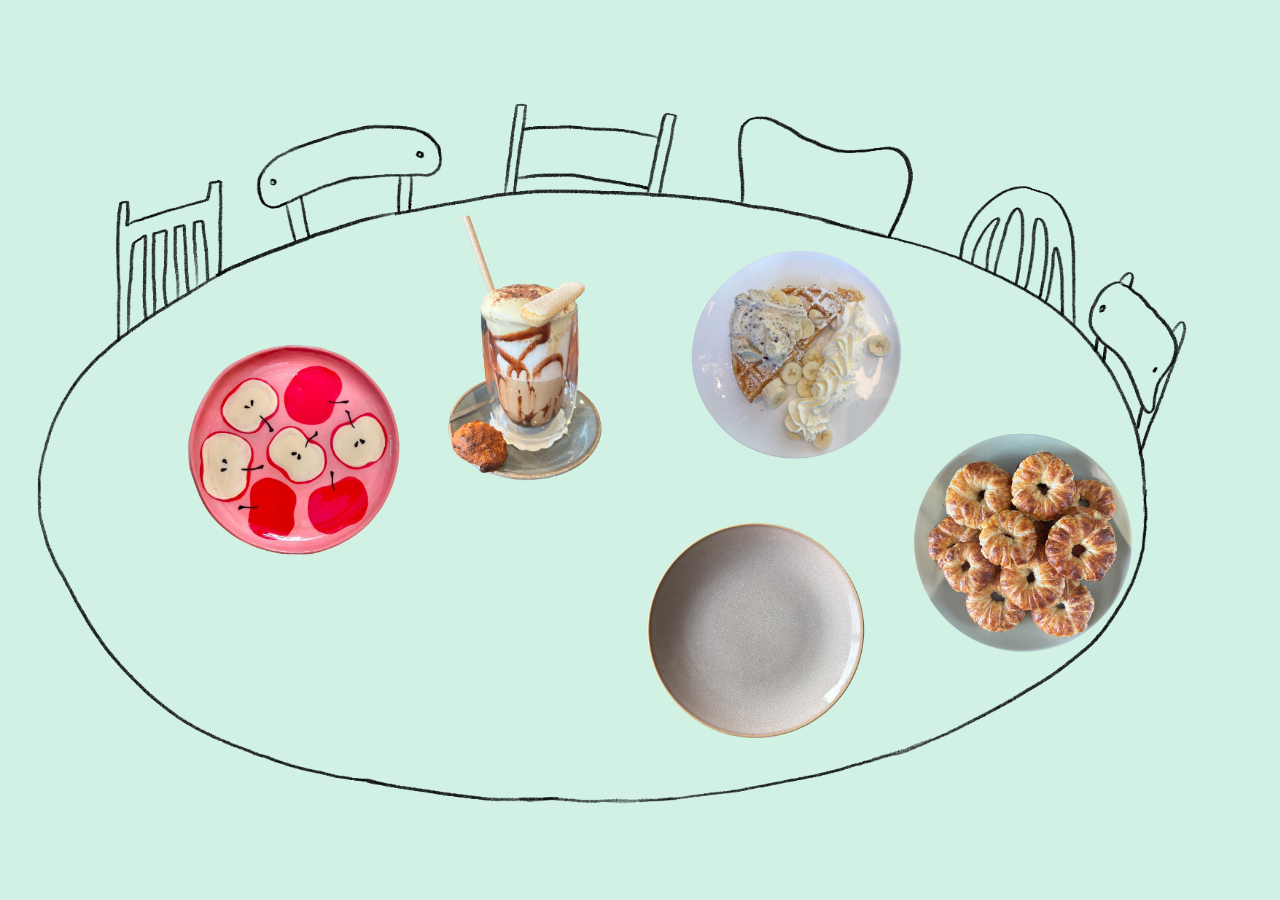
<file: index.html>
<!doctype html>
<html lang="nl">
<head>
  <meta charset="utf-8">
  <meta name="viewport" content="width=device-width, initial-scale=1">
  <meta name="theme-color" content="#f4f4f4">
  <title>weekly sweet treat</title>
  <link rel="stylesheet" href="style.css">
</head>
<body class="overview">
  <header>
  </header>

  <main>

    <img src="beeld/tafelillustratie.PNG" alt="Tafelillustratie" class="table-illustration">
    <div class="table-scene" role="group">
      <div class="txt edition-01">
        <a href="edities/01.html">
          <img src="beeld/appleplate.png" alt="Appleplate">
          <span class="label-01">01</span>
        </a>
      </div>
      <div class="txt edition-02">
        <a href="edities/02.html">
          <img src="beeld/tiramisulatte.png" alt="Tiramisulatte">
          <span class="label-02">02</span>
        </a>
      </div>
      <div class="txt edition-03">
        <a href="edities/03.html">
          <img src="beeld/plate02.png" alt="Crêpe">
          <span class="label-03">03</span>
        </a>
      </div>
      <div class="txt edition-04">
        <a href="edities/04.html">
          <img src="beeld/wafel3.png" alt="Wafel">
          <span class="label-04">04</span>
        </a>
      </div>

      <div class="txt edition-05">
        <a href="edities/05.html">
          <img src="beeld/appledougnuts.png" alt="Apple Cinnamon Doughnuts">
          <span class="label-05">05</span>
        </a>
      </div>
    </div>
  </main>
</body>
<script type="text/javascript">
// <![CDATA[
var colour="hotpink"; // in addition to "random" can be set to any valid colour eg "#f0f" or "red"
var sparkles=50;

/****************************
*  Tinkerbell Magic Sparkle *
*(c)2005-13 mf2fm web-design*
*  http://www.mf2fm.com/rv  *
* DON'T EDIT BELOW THIS BOX *
****************************/
var x=ox=400;
var y=oy=300;
var swide=800;
var shigh=600;
var sleft=sdown=0;
var tiny=new Array();
var star=new Array();
var starv=new Array();
var starx=new Array();
var stary=new Array();
var tinyx=new Array();
var tinyy=new Array();
var tinyv=new Array();

window.onload=function() { if (document.getElementById) {
  var i, rats, rlef, rdow;
  for (var i=0; i<sparkles; i++) {
    var rats=createDiv(3, 3);
    rats.style.visibility="hidden";
    rats.style.zIndex="999";
    document.body.appendChild(tiny[i]=rats);
    starv[i]=0;
    tinyv[i]=0;
    var rats=createDiv(5, 5);
    rats.style.backgroundColor="transparent";
    rats.style.visibility="hidden";
    rats.style.zIndex="999";
    var rlef=createDiv(1, 5);
    var rdow=createDiv(5, 1);
    rats.appendChild(rlef);
    rats.appendChild(rdow);
    rlef.style.top="2px";
    rlef.style.left="0px";
    rdow.style.top="0px";
    rdow.style.left="2px";
    document.body.appendChild(star[i]=rats);
  }
  set_width();
  sparkle();
}}

function sparkle() {
  var c;
  if (Math.abs(x-ox)>1 || Math.abs(y-oy)>1) {
    ox=x;
    oy=y;
    for (c=0; c<sparkles; c++) if (!starv[c]) {
      star[c].style.left=(starx[c]=x)+"px";
      star[c].style.top=(stary[c]=y+1)+"px";
      star[c].style.clip="rect(0px, 5px, 5px, 0px)";
      star[c].childNodes[0].style.backgroundColor=star[c].childNodes[1].style.backgroundColor=(colour=="random")?newColour():colour;
      star[c].style.visibility="visible";
      starv[c]=50;
      break;
    }
  }
  for (c=0; c<sparkles; c++) {
    if (starv[c]) update_star(c);
    if (tinyv[c]) update_tiny(c);
  }
  setTimeout("sparkle()", 40);
}

function update_star(i) {
  if (--starv[i]==25) star[i].style.clip="rect(1px, 4px, 4px, 1px)";
  if (starv[i]) {
    stary[i]+=1+Math.random()*3;
    starx[i]+=(i%5-2)/5;
    if (stary[i]<shigh+sdown) {
      star[i].style.top=stary[i]+"px";
      star[i].style.left=starx[i]+"px";
    }
    else {
      star[i].style.visibility="hidden";
      starv[i]=0;
      return;
    }
  }
  else {
    tinyv[i]=50;
    tiny[i].style.top=(tinyy[i]=stary[i])+"px";
    tiny[i].style.left=(tinyx[i]=starx[i])+"px";
    tiny[i].style.width="2px";
    tiny[i].style.height="2px";
    tiny[i].style.backgroundColor=star[i].childNodes[0].style.backgroundColor;
    star[i].style.visibility="hidden";
    tiny[i].style.visibility="visible"
  }
}

function update_tiny(i) {
  if (--tinyv[i]==25) {
    tiny[i].style.width="1px";
    tiny[i].style.height="1px";
  }
  if (tinyv[i]) {
    tinyy[i]+=1+Math.random()*3;
    tinyx[i]+=(i%5-2)/5;
    if (tinyy[i]<shigh+sdown) {
      tiny[i].style.top=tinyy[i]+"px";
      tiny[i].style.left=tinyx[i]+"px";
    }
    else {
      tiny[i].style.visibility="hidden";
      tinyv[i]=0;
      return;
    }
  }
  else tiny[i].style.visibility="hidden";
}

document.onmousemove=mouse;
function mouse(e) {
  if (e) {
    y=e.pageY;
    x=e.pageX;
  }
  else {
    set_scroll();
    y=event.y+sdown;
    x=event.x+sleft;
  }
}

window.onscroll=set_scroll;
function set_scroll() {
  if (typeof(self.pageYOffset)=='number') {
    sdown=self.pageYOffset;
    sleft=self.pageXOffset;
  }
  else if (document.body && (document.body.scrollTop || document.body.scrollLeft)) {
    sdown=document.body.scrollTop;
    sleft=document.body.scrollLeft;
  }
  else if (document.documentElement && (document.documentElement.scrollTop || document.documentElement.scrollLeft)) {
    sleft=document.documentElement.scrollLeft;
    sdown=document.documentElement.scrollTop;
  }
  else {
    sdown=0;
    sleft=0;
  }
}

window.onresize=set_width;
function set_width() {
  var sw_min=999999;
  var sh_min=999999;
  if (document.documentElement && document.documentElement.clientWidth) {
    if (document.documentElement.clientWidth>0) sw_min=document.documentElement.clientWidth;
    if (document.documentElement.clientHeight>0) sh_min=document.documentElement.clientHeight;
  }
  if (typeof(self.innerWidth)=='number' && self.innerWidth) {
    if (self.innerWidth>0 && self.innerWidth<sw_min) sw_min=self.innerWidth;
    if (self.innerHeight>0 && self.innerHeight<sh_min) sh_min=self.innerHeight;
  }
  if (document.body.clientWidth) {
    if (document.body.clientWidth>0 && document.body.clientWidth<sw_min) sw_min=document.body.clientWidth;
    if (document.body.clientHeight>0 && document.body.clientHeight<sh_min) sh_min=document.body.clientHeight;
  }
  if (sw_min==999999 || sh_min==999999) {
    sw_min=800;
    sh_min=600;
  }
  swide=sw_min;
  shigh=sh_min;
}

function createDiv(height, width) {
  var div=document.createElement("div");
  div.style.position="absolute";
  div.style.height=height+"px";
  div.style.width=width+"px";
  div.style.overflow="hidden";
  return (div);
}

function newColour() {
  var c=new Array();
  c[0]=255;
  c[1]=Math.floor(Math.random()*256);
  c[2]=Math.floor(Math.random()*(256-c[1]/2));
  c.sort(function(){return (0.5 - Math.random());});
  return ("rgb("+c[0]+", "+c[1]+", "+c[2]+")");
}
// ]]>
</script>
</html>
</file>
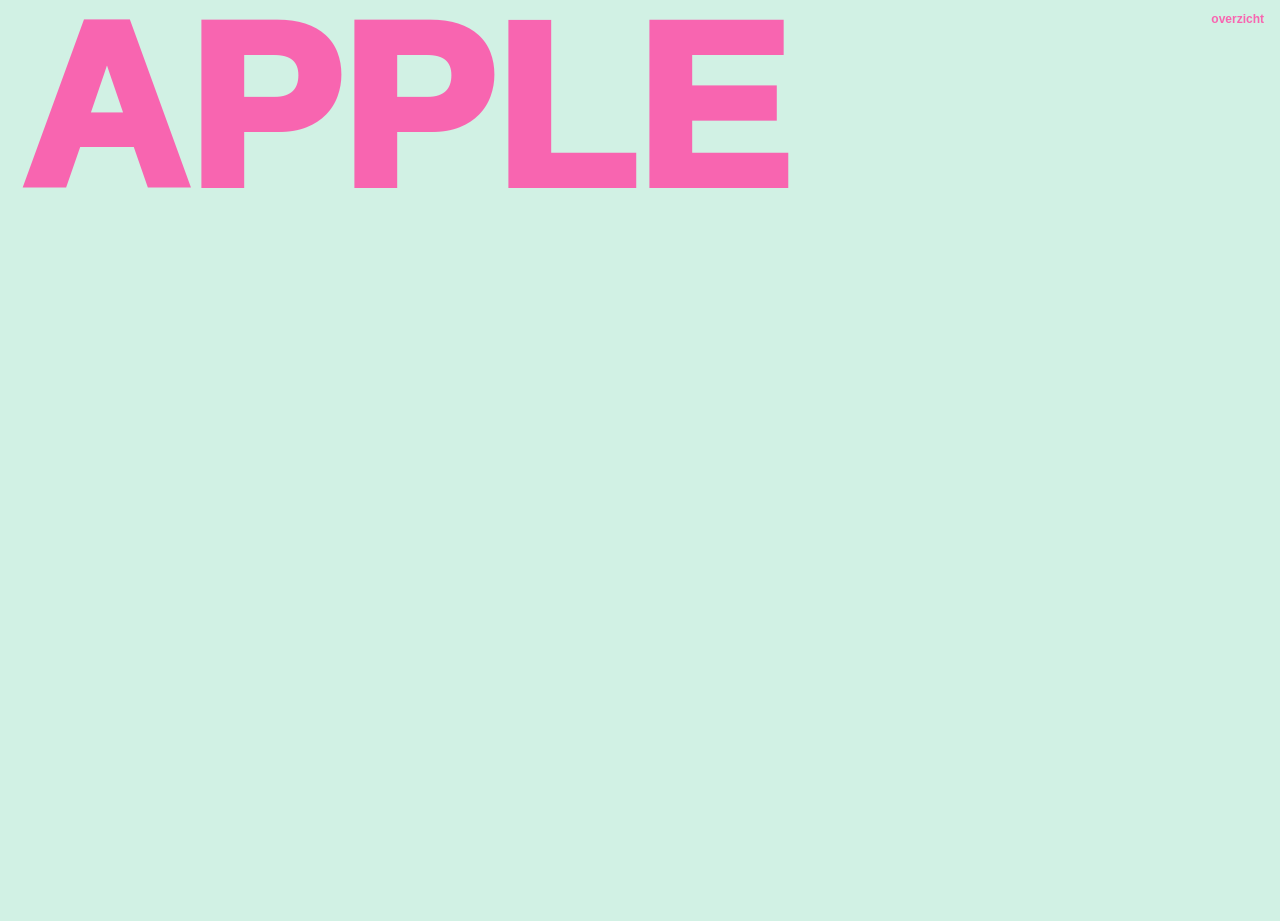
<file: edities/01.html>
<!doctype html>
<html lang="nl">
<head>
  <meta charset="utf-8">
  <meta name="viewport" content="width=device-width, initial-scale=1">
  <title>editie 01 - apple crumble cake</title>
  <link rel="stylesheet" href="../style.css">
</head>
<body class="editie-01">

  <!--
    EDITIE 01. Focus: het scherm.
    Regel: alleen tekst, en de pagina vult precies één scherm, van telefoon tot beamer, zonder scrollen.

    Vervang de voorbeeldtekst door je materiaal van deze week.
    De vormgeving maak je in style.css.

    Een nieuwe editie maken: kopieer dit bestand, noem het 02.html, pas nummer, datum en inhoud aan,
    en voeg de editie toe aan de lijst in index.html.
  -->

  <header>
    <h1>
      <button type="button" aria-label="Volgend woord">
        <span class="crumb-word is-active" data-word="APPLE" aria-hidden="true">APPLE</span>
        <span class="crumb-word" data-word="CRUMBLE" aria-hidden="true">CRUMBLE</span>
        <span class="crumb-word" data-word="CAKE" aria-hidden="true">CAKE</span>
      </button>
      <span class="visually-hidden" aria-live="polite">APPLE</span>
    </h1>
  </header>

  <footer>
    <a href="../index.html">overzicht</a>
  </footer>

  <script>
    const button = document.querySelector(".editie-01 h1 button");
    const words = [...button.querySelectorAll(".crumb-word")];
    const announcement = document.querySelector('[aria-live="polite"]');
    let activeIndex = 0;
    let cleanupTimer;

    words.forEach(word => {
      const letters = [...word.dataset.word].map((letter, index) => {
        const span = document.createElement("span");
        const cuts = count => Array.from({ length: count + 1 }, (_, point) => {
          if (point === 0 || point === count) return point * 100 / count;
          return point * 100 / count + Math.round(Math.random() * 12 - 6);
        });
        const xCuts = cuts(3);
        const yCuts = cuts(3);

        span.className = "letter";
        span.style.setProperty("--letter-index", index.toString());
        const base = document.createElement("span");
        base.className = "letter-base";
        base.textContent = letter;
        span.append(base);

        for (let row = 0; row < yCuts.length - 1; row += 1) {
          for (let column = 0; column < xCuts.length - 1; column += 1) {
            const piece = document.createElement("span");
            const left = xCuts[column];
            const right = xCuts[column + 1];
            const top = yCuts[row];
            const bottom = yCuts[row + 1];
            const inset = 1;

            piece.className = "crumb-piece";
            piece.textContent = letter;
            piece.style.clipPath = `polygon(${left + inset}% ${top}%, ${right - inset}% ${top}%, ${right}% ${top + inset}%, ${right}% ${bottom - inset}%, ${right - inset}% ${bottom}%, ${left + inset}% ${bottom}%, ${left}% ${bottom - inset}%, ${left}% ${top + inset}%)`;
            piece.style.setProperty("--crumb-x", `${Math.round(Math.random() * 100 - 50)}%`);
            piece.style.setProperty("--crumb-y", `${55 + Math.round(Math.random() * 110)}%`);
            piece.style.setProperty("--crumb-rotation", `${Math.round(Math.random() * 300 - 150)}deg`);
            piece.style.setProperty("--crumb-delay", `${index * 38 + Math.round(Math.random() * 100)}ms`);
            span.append(piece);
          }
        }

        return span;
      });
      word.replaceChildren(...letters);
    });

    button.addEventListener("click", () => {
      window.clearTimeout(cleanupTimer);
      words.forEach(word => word.classList.remove("is-leaving"));

      const currentWord = words[activeIndex];
      currentWord.classList.remove("is-active");
      currentWord.classList.add("is-leaving");

      activeIndex = (activeIndex + 1) % words.length;
      const nextWord = words[activeIndex];
      nextWord.classList.add("is-active");
      announcement.textContent = nextWord.dataset.word;

      cleanupTimer = window.setTimeout(() => {
        currentWord.classList.remove("is-leaving");
      }, 1700);
    });
  </script>

</body>
</html>
</file>
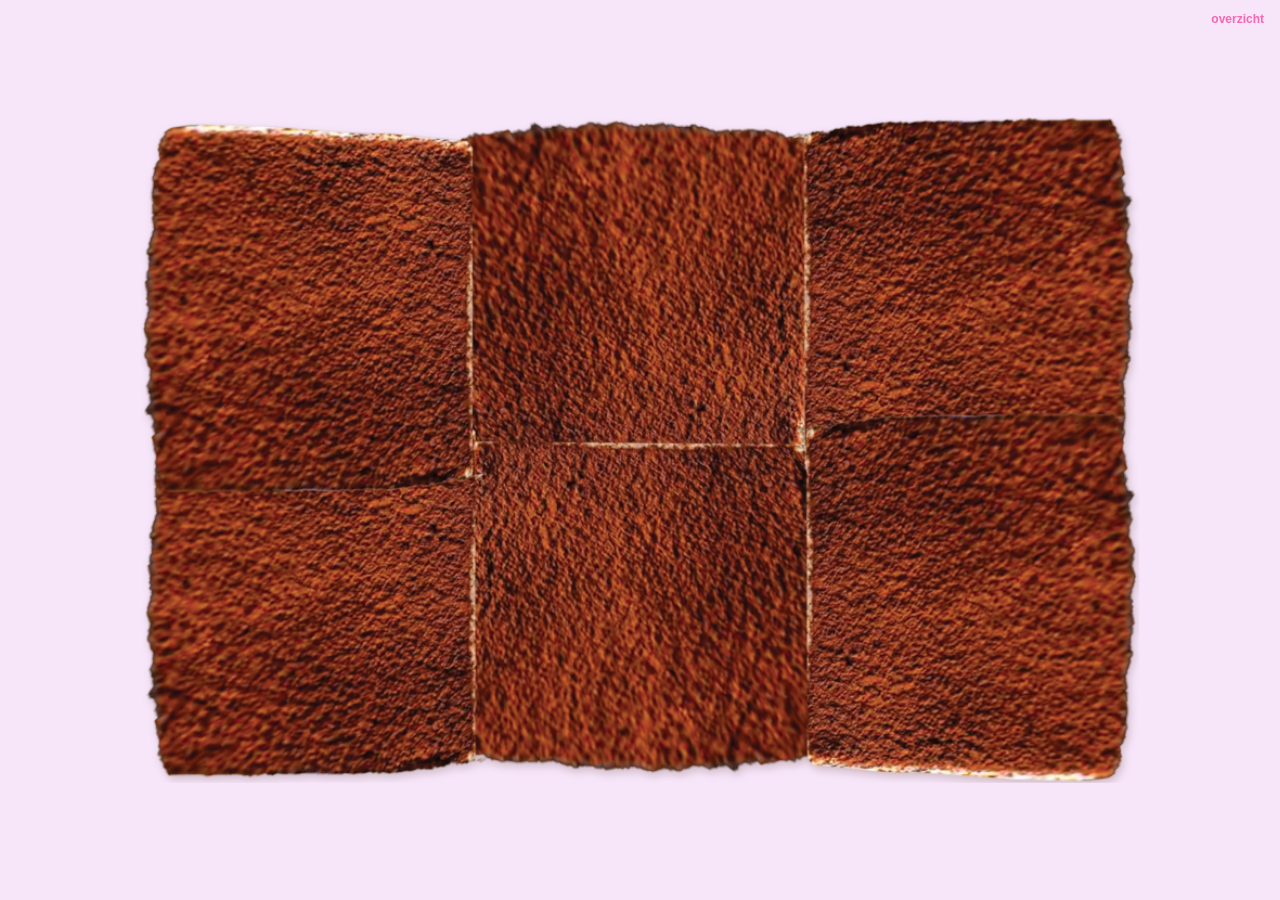
<file: edities/02.html>
<!doctype html>
<html lang="nl">
<head>
<meta charset="utf-8">
<meta name="viewport" content="width=device-width, initial-scale=1">
<meta name="theme-color" content="#f7e6fa">
<title>editie 02 - tiramisu</title>
<link rel="stylesheet" href="../style.css">

<style>
  /* ---------- editie 02: alleen voor deze pagina ---------- */
  .editie-02 {
    margin: 0;
    height: 100vh;
    height: 100dvh;
    overflow: hidden;
    background: #f7e6fa;
    cursor: none;                 /* je cursor is het mes */
    overscroll-behavior: none;
    user-select: none;
    -webkit-user-select: none;
  }

  #doek {
    display: block;
    width: 100%;
    height: 100%;
    cursor: none;
    touch-action: none;           /* slepen scrolt de pagina niet */
  }

  /* het mes: de punt zit precies op de plek van je cursor */
  .mes {
    position: fixed;
    left: 0;
    top: 0;
    width: 170px;
    height: 44px;
    transform-origin: 2px 32px;
    pointer-events: none;
    z-index: 10;
    opacity: 0;
    transition: opacity .15s ease;
    filter: drop-shadow(0 3px 3px rgba(60, 20, 20, .3));
  }
  .mes.zichtbaar { opacity: 1; }
  .mes svg { display: block; }

  .verborgen {
    position: absolute; width: 1px; height: 1px; overflow: hidden;
    clip-path: inset(50%); white-space: nowrap;
  }
</style>
</head>

<body class="editie-02">

<h1 class="verborgen">een groot stuk tiramisu dat je in stukjes snijdt</h1>

<canvas id="doek" role="img"
        aria-label="Een groot stuk tiramisu. Sleep met het mes over het stuk om het door te snijden."></canvas>

<div class="mes" aria-hidden="true">
  <svg viewBox="0 0 170 44" width="170" height="44">
    <defs>
      <linearGradient id="staal" x1="0" y1="0" x2="0" y2="1">
        <stop offset="0" stop-color="#f6f8fa"/>
        <stop offset=".55" stop-color="#cdd3d8"/>
        <stop offset="1" stop-color="#8e969d"/>
      </linearGradient>
    </defs>
    <path d="M2 32 C 30 8, 70 6, 104 9 L104 32 Z" fill="url(#staal)" stroke="#6f777d" stroke-width="1"/>
    <rect x="102" y="9" width="5" height="23" fill="#b9a36a"/>
    <rect x="106" y="9" width="62" height="23" rx="7" fill="#3a2a20"/>
    <circle cx="126" cy="20.5" r="2.4" fill="#d9c38a"/>
    <circle cx="148" cy="20.5" r="2.4" fill="#d9c38a"/>
  </svg>
</div>

<footer>
  <a href="../index.html">overzicht</a>
</footer>

<script>
  // ---------- instellingen ----------
  // Het zichtbare deel van tiramisu_big.png (de rest is transparant)
  const BRON = { x0: 17, y0: 35, x1: 938, y1: 649 };
  const AFBEELDING = "../beeld/tiramisu big.png";

  const MIN_OPPERVLAK = 80;     // kleiner dan dit kan niet meer doorgesneden worden
  const MIN_SNEDE = 6;          // kortste snede in pixels
  const MAX_STUKKEN = 1800;     // daarboven verdwijnen de allerkleinste stukjes
  const KRACHT = matchMedia("(prefers-reduced-motion: reduce)").matches ? 0.35 : 1;
  const MES_HOEK = -28, MES_HOEK_SNIJDEN = -42;

  // ---------- opzet ----------
  const doek = document.getElementById("doek");
  const ctx = doek.getContext("2d");
  const mes = document.querySelector(".mes");
  const img = new Image();

  let W = 0, H = 0, dpr = 1, schaal = 1;
  let stukken = [];
  let slag = null;              // de snede die je nu maakt: { A:[x,y], B:[x,y] }
  let vuil = true;              // moet er opnieuw getekend worden?
  let mesHoek = MES_HOEK;

  function pasFormaatAan() {
    dpr = window.devicePixelRatio || 1;
    W = window.innerWidth;
    H = window.innerHeight;
    doek.width = Math.round(W * dpr);
    doek.height = Math.round(H * dpr);
    vuil = true;
  }

  // Elk stuk: een veelhoek in "eigen" coordinaten (poly), met draaipunt (cx, cy)
  // dat op wereldplek (px, py) staat, gedraaid over hoek a.
  function naarWereld(s, x, y) {
    const dx = x - s.cx, dy = y - s.cy, c = Math.cos(s.a), si = Math.sin(s.a);
    return [s.px + dx * c - dy * si, s.py + dx * si + dy * c];
  }
  function naarLokaal(s, X, Y) {
    const dx = X - s.px, dy = Y - s.py, c = Math.cos(s.a), si = Math.sin(s.a);
    return [s.cx + dx * c + dy * si, s.cy - dx * si + dy * c];
  }

  function oppervlak(p) {
    let o = 0;
    for (let i = 0; i < p.length; i++) {
      const [x1, y1] = p[i], [x2, y2] = p[(i + 1) % p.length];
      o += x1 * y2 - x2 * y1;
    }
    return Math.abs(o) / 2;
  }
  function zwaartepunt(p) {
    let a = 0, cx = 0, cy = 0;
    for (let i = 0; i < p.length; i++) {
      const [x1, y1] = p[i], [x2, y2] = p[(i + 1) % p.length];
      const k = x1 * y2 - x2 * y1;
      a += k; cx += (x1 + x2) * k; cy += (y1 + y2) * k;
    }
    if (Math.abs(a) < 1e-6) {
      return [p.reduce((s, q) => s + q[0], 0) / p.length, p.reduce((s, q) => s + q[1], 0) / p.length];
    }
    return [cx / (3 * a), cy / (3 * a)];
  }

  function maakBeginstuk() {
    schaal = Math.min(1.3, (W * 0.78) / (BRON.x1 - BRON.x0), (H * 0.78) / (BRON.y1 - BRON.y0));
    const poly = [
      [BRON.x0 * schaal, BRON.y0 * schaal], [BRON.x1 * schaal, BRON.y0 * schaal],
      [BRON.x1 * schaal, BRON.y1 * schaal], [BRON.x0 * schaal, BRON.y1 * schaal],
    ];
    const [cx, cy] = zwaartepunt(poly);
    stukken = [{ poly, cx, cy, px: W / 2, py: H / 2, a: 0, vx: 0, vy: 0, w: 0, opp: oppervlak(poly) }];
    vuil = true;
  }

  // ---------- snijden ----------
  // Snijdt een (bolle) veelhoek met de lijn a-b. Geeft null als de snede
  // het stuk niet helemaal doorkruist of als een helft te klein zou worden.
  function splits(poly, a, b) {
    const dx = b[0] - a[0], dy = b[1] - a[1];
    const lenSq = dx * dx + dy * dy, len = Math.sqrt(lenSq);
    const d = poly.map(p => {
      const v = (dx * (p[1] - a[1]) - dy * (p[0] - a[0])) / len;
      return v === 0 ? 1e-7 : v;
    });
    const pos = [], neg = [], snijpunten = [];
    for (let i = 0; i < poly.length; i++) {
      const j = (i + 1) % poly.length;
      (d[i] > 0 ? pos : neg).push(poly[i]);
      if (d[i] * d[j] < 0) {
        const t = d[i] / (d[i] - d[j]);
        const ip = [poly[i][0] + t * (poly[j][0] - poly[i][0]), poly[i][1] + t * (poly[j][1] - poly[i][1])];
        pos.push(ip); neg.push(ip); snijpunten.push(ip);
      }
    }
    if (snijpunten.length !== 2 || pos.length < 3 || neg.length < 3) return null;

    // het mes moet er aan beide kanten helemaal doorheen gaan
    for (const q of snijpunten) {
      const u = ((q[0] - a[0]) * dx + (q[1] - a[1]) * dy) / lenSq;
      if (u < 0 || u > 1) return null;
    }
    const korde = Math.hypot(snijpunten[0][0] - snijpunten[1][0], snijpunten[0][1] - snijpunten[1][1]);
    if (korde < MIN_SNEDE) return null;
    if (oppervlak(pos) < MIN_OPPERVLAK || oppervlak(neg) < MIN_OPPERVLAK) return null;

    return { pos, neg, normaal: [-dy / len, dx / len] };   // wijst naar de "pos"-kant
  }

  function maakKind(ouder, poly, richting) {
    const [cx, cy] = zwaartepunt(poly);
    const [px, py] = naarWereld(ouder, cx, cy);
    const snelheid = (260 + Math.random() * 260) * KRACHT;
    return {
      poly, cx, cy, px, py, a: ouder.a,
      vx: ouder.vx + richting[0] * snelheid,
      vy: ouder.vy + richting[1] * snelheid,
      w: ouder.w + (Math.random() - 0.5) * 2 * KRACHT,
      opp: oppervlak(poly),
    };
  }

  function snijd(A, B) {
    const nieuw = [];
    let gesneden = false;
    for (const s of stukken) {
      const res = splits(s.poly, naarLokaal(s, A[0], A[1]), naarLokaal(s, B[0], B[1]));
      if (!res) { nieuw.push(s); continue; }
      gesneden = true;
      const c = Math.cos(s.a), si = Math.sin(s.a);
      const n = [res.normaal[0] * c - res.normaal[1] * si, res.normaal[0] * si + res.normaal[1] * c];
      nieuw.push(maakKind(s, res.pos, n));
      nieuw.push(maakKind(s, res.neg, [-n[0], -n[1]]));
    }
    if (!gesneden) return;
    stukken = nieuw;
    if (stukken.length > MAX_STUKKEN) {                 // eindeloos blijven snijden
      stukken.sort((p, q) => q.opp - p.opp);
      stukken.length = MAX_STUKKEN;
    }
    vuil = true;
  }

  // ---------- bewegen en tekenen ----------
  function stap(dt) {
    let beweegt = false;
    const demp = Math.exp(-2.2 * dt), dempW = Math.exp(-2.6 * dt), m = 24;
    for (const s of stukken) {
      if (!(s.vx || s.vy || s.w)) continue;
      s.px += s.vx * dt; s.py += s.vy * dt; s.a += s.w * dt;
      s.vx *= demp; s.vy *= demp; s.w *= dempW;
      if (s.px < m)          { s.px = m;     s.vx =  Math.abs(s.vx) * 0.5; }
      else if (s.px > W - m) { s.px = W - m; s.vx = -Math.abs(s.vx) * 0.5; }
      if (s.py < m)          { s.py = m;     s.vy =  Math.abs(s.vy) * 0.5; }
      else if (s.py > H - m) { s.py = H - m; s.vy = -Math.abs(s.vy) * 0.5; }
      if (Math.abs(s.vx) < 1 && Math.abs(s.vy) < 1 && Math.abs(s.w) < 0.02) s.vx = s.vy = s.w = 0;
      beweegt = true;
    }
    return beweegt;
  }

  function pad(poly) {
    ctx.beginPath();
    ctx.moveTo(poly[0][0], poly[0][1]);
    for (let i = 1; i < poly.length; i++) ctx.lineTo(poly[i][0], poly[i][1]);
    ctx.closePath();
  }

  function teken() {
    ctx.setTransform(dpr, 0, 0, dpr, 0, 0);
    ctx.clearRect(0, 0, W, H);
    for (const s of stukken) {
      ctx.save();
      ctx.translate(s.px, s.py);
      ctx.rotate(s.a);
      ctx.translate(-s.cx, -s.cy);

      pad(s.poly);
      ctx.clip();
      ctx.shadowColor = "rgba(70, 30, 20, .22)";
      ctx.shadowBlur = 8;
      ctx.shadowOffsetX = 2;
      ctx.shadowOffsetY = 4;
      ctx.drawImage(img, 0, 0, img.naturalWidth * schaal, img.naturalHeight * schaal);
      ctx.restore();
    }

    if (slag) {                                     // de snede terwijl je sleept
      ctx.setTransform(dpr, 0, 0, dpr, 0, 0);
      ctx.lineCap = "round";
      ctx.beginPath(); ctx.moveTo(slag.A[0], slag.A[1]); ctx.lineTo(slag.B[0], slag.B[1]);
      ctx.strokeStyle = "rgba(90, 42, 16, .35)"; ctx.lineWidth = 4; ctx.stroke();
      ctx.strokeStyle = "rgba(255, 255, 255, .95)"; ctx.lineWidth = 1.5; ctx.stroke();
    }
  }

  let laatste = 0;
  function lus(t) {
    const dt = Math.min(0.05, (t - laatste) / 1000 || 0);
    laatste = t;
    const beweegt = stap(dt);
    if (beweegt || vuil || slag) { teken(); vuil = false; }
    requestAnimationFrame(lus);
  }

  // ---------- het mes (je cursor) ----------
  function plaatsMes(x, y) {
    mes.style.transform = `translate(${x - 2}px, ${y - 32}px) rotate(${mesHoek}deg)`;
  }

  window.addEventListener("pointermove", (e) => {
    mes.classList.add("zichtbaar");
    plaatsMes(e.clientX, e.clientY);
    if (slag) { slag.B = [e.clientX, e.clientY]; vuil = true; }
  });
  document.documentElement.addEventListener("pointerleave", () => {
    if (!slag) mes.classList.remove("zichtbaar");
  });

  doek.addEventListener("pointerdown", (e) => {
    doek.setPointerCapture(e.pointerId);
    slag = { A: [e.clientX, e.clientY], B: [e.clientX, e.clientY] };
    mesHoek = MES_HOEK_SNIJDEN;
    mes.classList.add("zichtbaar");
    plaatsMes(e.clientX, e.clientY);
  });

  function eindig(e, snij) {
    if (!slag) return;
    const { A } = slag, B = [e.clientX, e.clientY];
    slag = null;
    mesHoek = MES_HOEK;
    plaatsMes(B[0], B[1]);
    if (snij && Math.hypot(B[0] - A[0], B[1] - A[1]) > 14) snijd(A, B);
    if (e.pointerType === "touch") setTimeout(() => mes.classList.remove("zichtbaar"), 350);
    vuil = true;
  }
  doek.addEventListener("pointerup", (e) => eindig(e, true));
  doek.addEventListener("pointercancel", (e) => eindig(e, false));

  window.addEventListener("resize", pasFormaatAan);

  // ---------- start ----------
  pasFormaatAan();
  img.onload = () => { maakBeginstuk(); requestAnimationFrame(lus); };
  img.src = AFBEELDING;
</script>
</body>
</html>
</file>
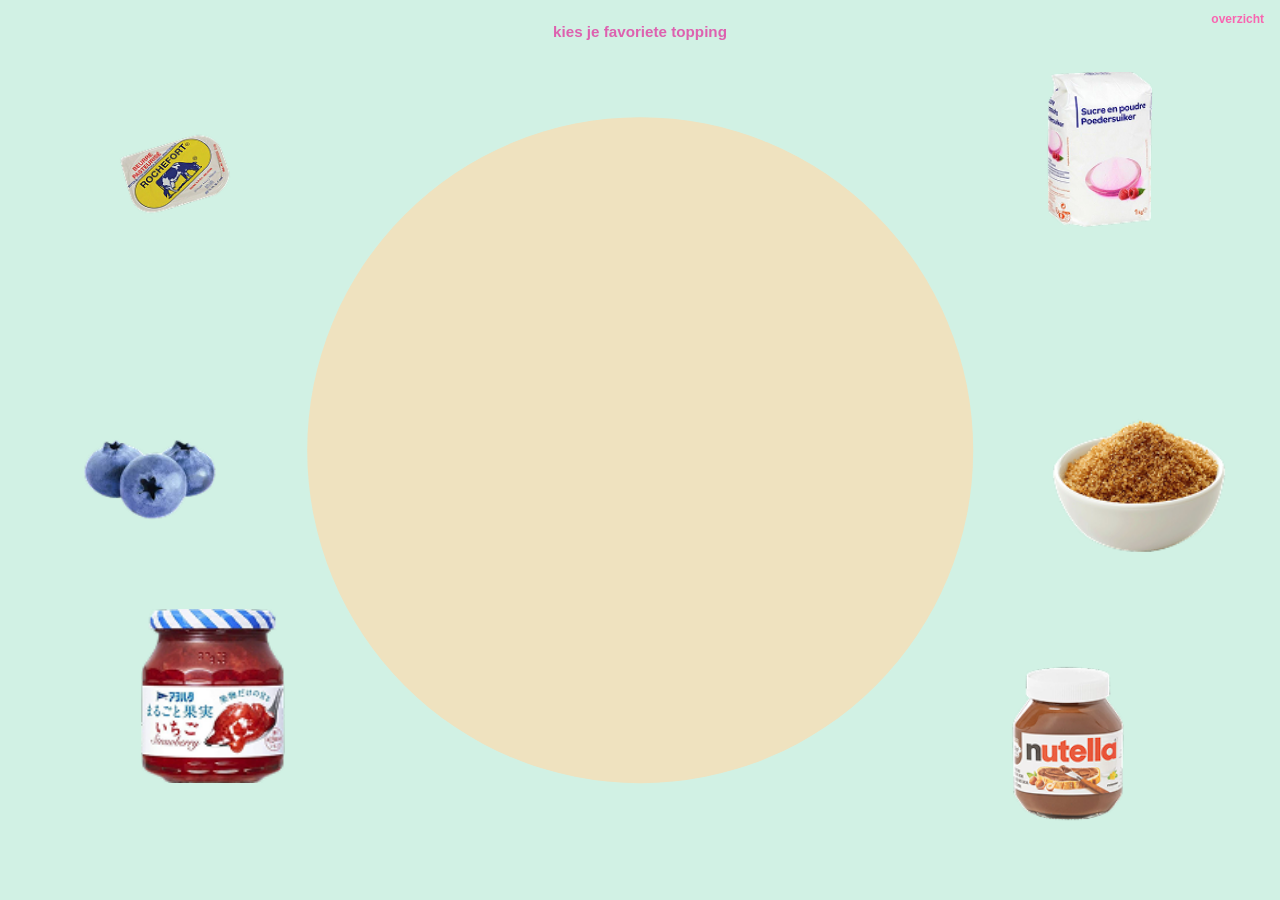
<file: edities/03.html>
<!doctype html>
<html lang="nl">
<head>
  <meta charset="utf-8">
  <meta name="viewport" content="width=device-width, initial-scale=1">
  <meta name="theme-color" content="#ffffff">
  <title>editie 03 - crêpes</title>
  <link rel="stylesheet" href="../style.css">
</head>
<body class="editie-03">
  <main class="ingredients-layout" aria-label="Ingrediënten voor crêpes">
    <p class="painting-instructions" aria-live="polite">kies je favoriete topping</p>
    <div class="crepe-circle" aria-label="Crêpe om op te schilderen"></div>
    <button class="ingredient ingredient-butter" type="button" data-emoji="🧈" aria-label="Kies boter als schilder-emoji" aria-pressed="false">
      <img src="../beeld/BOTER.png" alt="">
    </button>
    <button class="ingredient ingredient-powdered-sugar" type="button" data-emoji="⭐️" aria-label="Kies poedersuiker als schilder-emoji" aria-pressed="false">
      <img src="../beeld/PS.png" alt="">
    </button>
    <button class="ingredient ingredient-blueberries" type="button" data-emoji="🫐" aria-label="Kies bosbessen als schilder-emoji" aria-pressed="false">
      <img src="../beeld/BLUEB.png" alt="">
    </button>
    <button class="ingredient ingredient-brown-sugar" type="button" data-emoji="🤎" aria-label="Kies bruine suiker als schilder-emoji" aria-pressed="false">
      <img src="../beeld/BS.png" alt="">
    </button>
    <button class="ingredient ingredient-jam" type="button" data-emoji="🍓" aria-label="Kies aardbeienconfituur als schilder-emoji" aria-pressed="false">
      <img src="../beeld/SBJ.png" alt="">
    </button>
    <button class="ingredient ingredient-chocolate-spread" type="button" data-emoji="🍫" aria-label="Kies chocoladehazelnootpasta als schilder-emoji" aria-pressed="false">
      <img src="../beeld/NUTELLA.png" alt="">
    </button>
  </main>
  <dialog class="ingredient-popup" aria-labelledby="ingredient-popup-title">
    <button class="ingredient-popup-close" type="button" aria-label="Pop-up sluiten">×</button>
    <h2 id="ingredient-popup-title"></h2>
    <div class="ingredient-popup-photo" aria-label="Fotoplaats"></div>
  </dialog>
  <footer>
    <a href="../index.html">overzicht</a>
  </footer>
  <script src="../schilderen.js" defer></script>
</body>
</html>
</file>
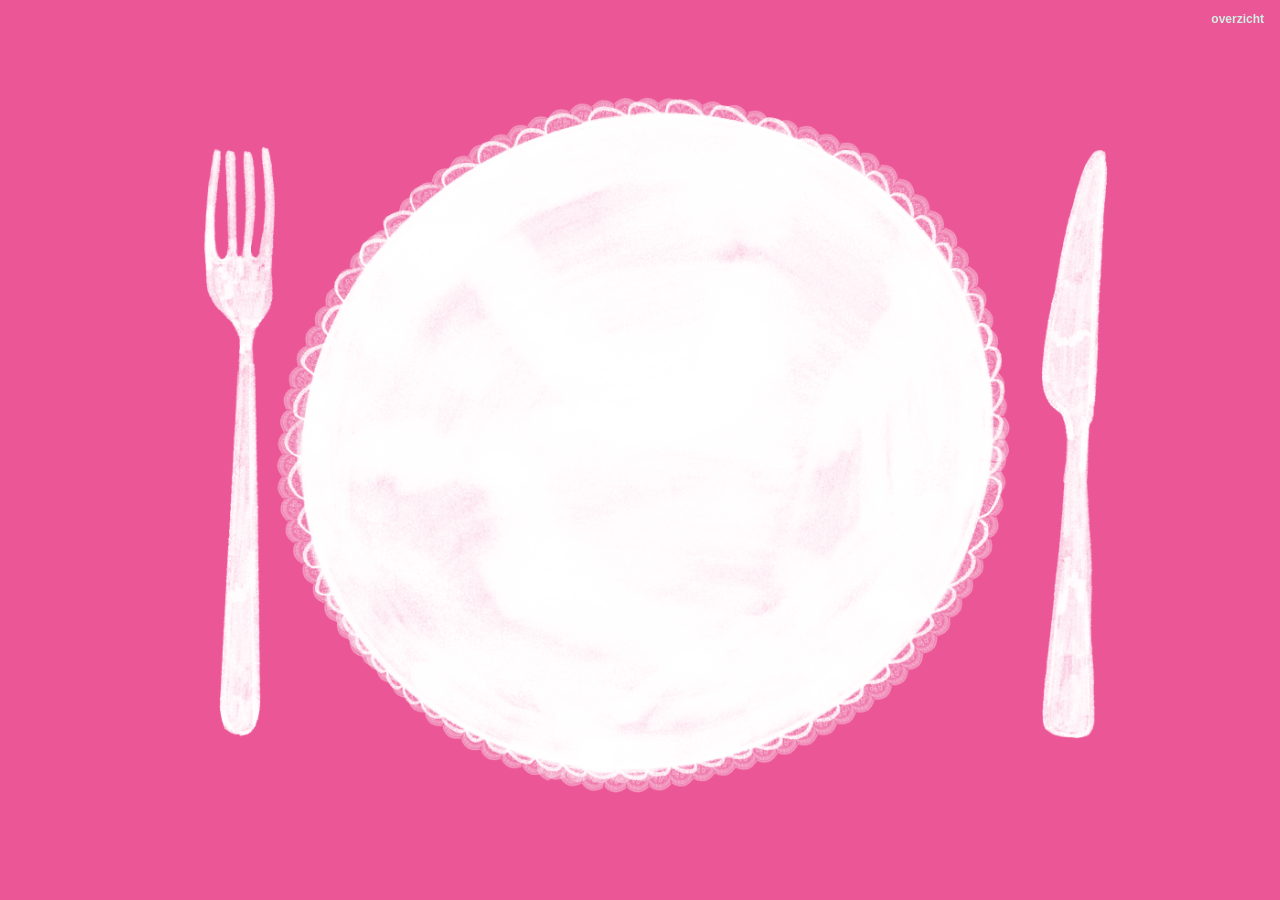
<file: edities/04.html>
<!DOCTYPE html>
<html lang="nl">
<head>
  <meta charset="UTF-8">
  <meta name="viewport" content="width=device-width, initial-scale=1.0">
  <title>editie 4 - wafel</title>
  <link rel="stylesheet" href="../style.css">

  <style>
    * {
      box-sizing: border-box;
      margin: 0;
      padding: 0;
    }

    body {
      background-color: #eb5696; /* Roze achtergrondkleur */
      display: flex;
      justify-content: center;
      align-items: center;
      min-height: 100vh;
      overflow: hidden;
    }

    /* De container met de statische achtergrond (bord + mes + vork) */
    #bord-container {
      position: relative;
      width: 100vw;
      max-width: 1200px;
      aspect-ratio: 16 / 10; /* Pas dit aan naar de exacte verhouding van je achtergrondafbeelding */
      background-image: url('../beeld/fork.PNG');
      background-size: contain;
      background-repeat: no-repeat;
      background-position: center;
      cursor: pointer;
      user-select: none;
      -webkit-user-select: none;
    }

    /* Alle losse PNG-lagen exact op elkaar gestapeld */
    .laag {
      position: absolute;
      inset: 0;
      width: 100%;
      height: 100%;
      object-fit: contain;
      pointer-events: none; /* Zorgt dat de klik altijd op de container zelf landt */
      opacity: 0;
      transition: opacity 0.2s ease; /* Zet op 0s als je een harde knip wilt zonder fade */
    }

    .laag.zichtbaar {
      opacity: 1;
    }
  </style>
</head>

<body class="editie-04">


  <div id="bord-container">
  
    <!-- Stap 1: De wafel (vervang src door jouw eigen PNG-bestandsnaam) -->
    <img src="../beeld/emptywafel.png" alt="" class="laag">

    <!-- Stap 2: Het ijs -->
    <img src="../beeld/ijs.png" alt="" class="laag">

    <!-- Stap 3: De bananen -->
    <img src="../beeld/banaan.png" alt="" class="laag">

    <img src="../beeld/slagroom.png" alt="" class="laag">

    <!-- Stap 4: De slagroom -->
    <img src="../beeld/wafel3.png" alt="" class="laag">
  </div>

  <footer>
    <a href="../index.html">overzicht</a>
  </footer>

  <script>
    const bord = document.getElementById('bord-container');
    const lagen = document.querySelectorAll('.laag');
    const klikGeluid = new Audio('../geluid/sparkle3.mp3');
    klikGeluid.preload = 'auto';
    let huidigeStap = 0;
    let richting = 1; // 1 = opbouwen, -1 = afbouwen

    function updateBord() {
      lagen.forEach((laag, index) => {
        laag.classList.toggle('zichtbaar', index < huidigeStap);
      });
    }
    bord.addEventListener('click', () => {
      klikGeluid.currentTime = 0;
      klikGeluid.play().catch((error) => {
        console.error('Het klikgeluid kon niet worden afgespeeld:', error);
      });

      huidigeStap += richting;

      // Als het bord vol is, draai de richting om naar achteruit
      if (huidigeStap >= lagen.length) {
        huidigeStap = lagen.length;
        richting = -1;
      } 
      // Als het bord weer leeg is, draai de richting om naar vooruit
      else if (huidigeStap <= 0) {
        huidigeStap = 0;
        richting = 1;
      }

      updateBord();
    });
  </script>

</body>
</html>
</file>
<file: style.css>
:root {
  --site-font: system, sans-serif;
}

body {
  margin: 0;
  font-family: var(--site-font);
}

* {
  cursor: url("beeld/1cakeje-cursor.png") 28 0, auto;
}

.overview {
  display: flex;
  flex-direction: column;
  min-height: 100vh;
  min-height: 100svh;
  overflow: hidden;
  background-image: url("https://www.fancyparts.com/fancyparts/cg/pattern/dot_01/dot-01-15.gif");
  background-color:#d1f1e4;
  background-repeat: repeat;
}

.overview header {
  position: relative;
  z-index: 1;
  padding: 1rem 1.5rem;
}

.overview h1 {
  margin: 0 0 0.5rem;
  font-family: var(--site-font);
  color:#f865b0;
}

.overview main {
  display: grid;
  flex: 1;
  place-items: center;
  width: 100%;
  min-height: 0;
}

.overview .table-illustration {
  position: fixed;
  inset: 0;
  z-index: 0;
  width: 100%;
  height: 100%;
  object-fit: cover;
}

.overview .txt {
  position: absolute;
  top: 50%;
  width: 18%;
  transform: translate(-50%, -50%);
}

.overview .txt a {
  display: block;
}

.overview .txt img {
  display: block;
  width: 100%;
  height: auto;
}

.overview .txt span {
  position: absolute;
  font-family: var(--site-font);
  top: 50%;
  left: 50%;
  z-index: 1;
  transform: translate(-50%, -50%);
  padding: 0.1em 0.25em;
  color: rgb(255, 255, 250);
  font-size: clamp(3rem, 1.3vw, 1rem);
  white-space: nowrap;
  opacity: 0;
  transition: opacity 160ms ease;
}

.overview .txt:hover span,
.overview .txt:focus-within span {
  opacity: 1;
}

.overview .edition-01 {
  left: 23%;
  top: 50%;
}

.overview .edition-02 {
  left: 41%;
  top: 40%;
}

.overview .edition-03 {
  left: 59%;
  top: 70%;
}

.overview .edition-04 {
  left: 62%;
  top: 40%;
}

.overview .edition-05 {
  left: 80%;
  top: 60%;
}


@media (hover: none) {
  .overview .txt span {
    opacity: 1;
  }
}


.editie-01 {
  position: relative;
  display: flex;
  flex-direction: column;
  box-sizing: border-box;
  width: 100%;
  min-height: 100vh;
  min-height: 100svh;
  height: 100vh;
  height: 100svh;
  overflow: hidden;
  background-color: #d1f1e4;
}

.editie-01 header {
  position: absolute;
  inset: 0;
}

.editie-01 h1 {
  position: relative;
  box-sizing: border-box;
  width: 100%;
  height: 100%;
  margin: 0;
  font: 1000 clamp(5.5rem, 18vw, 15rem) / 0.82 var(--site-font);
  letter-spacing: -0.055em;
}

.editie-01 h1 button {
  position: absolute;
  inset: 0;
  display: block;
  width: 100%;
  height: 100%;
  padding: 0;
  border: 0;
  background: none;
  color:  #f865b0;
  font: inherit;
  text-align: left;
  -webkit-tap-highlight-color: transparent;
}

.editie-01 h1 button:focus-visible {
  outline: 3px solid #f865b0;
  outline-offset: -6px;
}

.editie-01 .crumb-word {
  position: absolute;
  left: 1.5vw;
  white-space: nowrap;
  opacity: 0;
  visibility: hidden;
  pointer-events: none;
}

.editie-01 .crumb-word[data-word="APPLE"] {
  top: 1.5vh;
}

.editie-01 .crumb-word[data-word="CRUMBLE"] {
  top: 50%;
  transform: translateY(-50%);
}

.editie-01 .crumb-word[data-word="CAKE"] {
  bottom: 1.5vh;
}

.editie-01 .crumb-word.is-active,
.editie-01 .crumb-word.is-leaving {
  visibility: visible;
  opacity: 1;
}

.editie-01 .crumb-word.is-active {
  pointer-events: auto;
}

.editie-01 .letter {
  position: relative;
  display: inline-block;
}

.editie-01 .letter-base {
  display: inline-block;
}

.editie-01 .crumb-piece {
  position: absolute;
  inset: 0;
  display: block;
  pointer-events: none;
  visibility: hidden;
}

.editie-01 .crumb-word.is-active .letter {
  animation: letter-in 420ms both;
  animation-delay: calc(var(--letter-index) * 28ms);
}

.editie-01 .is-leaving .letter-base {
  animation: base-crumble 220ms both;
  animation-delay: calc(var(--letter-index) * 38ms);
}

.editie-01 .is-leaving .crumb-piece {
  visibility: visible;
  animation: crumb-fall 950ms cubic-bezier(.45, 0, .9, .45) both;
  animation-delay: var(--crumb-delay);
}

.editie-01 .visually-hidden {
  position: absolute;
  width: 1px;
  height: 1px;
  padding: 0;
  margin: -1px;
  overflow: hidden;
  clip: rect(0, 0, 0, 0);
  white-space: nowrap;
  border: 0;
}

@keyframes letter-in {
  from {
    opacity: 0;
    transform: translateY(0.16em) scale(0.9);
  }

  to {
    opacity: 1;
    transform: translateY(0) scale(1);
  }
}

@keyframes base-crumble {
  to {
    opacity: 0;
  }
}

@keyframes crumb-fall {
  to {
    opacity: 0;
    transform: translate3d(var(--crumb-x), var(--crumb-y), 0) rotate(var(--crumb-rotation)) scale(.25);
  }
}

@media (prefers-reduced-motion: reduce) {
  .editie-01 .crumb-word .letter,
  .editie-01 .crumb-word .letter-base,
  .editie-01 .crumb-word .crumb-piece {
    animation-duration: 0.01ms;
    animation-delay: 0ms;
  }
}

.editie-01 footer,
.editie-02 footer,
.editie-04 footer, 
.editie-05 footer,
.editie-03 footer {
  position: absolute;
  right: 1rem;
  top: 0.8rem;
  z-index: 1;
  font: 700 0.75rem / 1 var(--site-font);
  text-decoration: none;
}

.editie-01 footer a,
.editie-02 footer a,
.editie-03 footer a {
  color: #f865b0;
  text-decoration: none;
}

.editie-04 footer a,
.editie-05 footer a {
  color: #d1f1e4;
  text-decoration: none;
}

.editie-01 footer a:hover,
.editie-02 footer a:hover,
.editie-03 footer a:hover {
  color: #1900ff;
}

.editie-04 footer a:hover,
.editie-05 footer a:hover {
  color: #1900ff;
}

.editie-02 {
  position: relative;
  display: flex;
  flex-direction: column;
  box-sizing: border-box;
  width: 100%;
  min-height: 100vh;
  min-height: 100svh;
  height: 100vh;
  height: 100svh;
  overflow: hidden;
  background-color: #d1f1e4;
}


.editie-03 {
  position: relative;
  display: flex;
  flex-direction: column;
  box-sizing: border-box;
  width: 100%;
  min-height: 100vh;
  min-height: 100svh;
  overflow: hidden;
  background-color: #d1f1e4;
}

.editie-03 .ingredients-layout {
  position: relative;
  flex: 1;
  min-height: 0;
  overflow: hidden;
}

.editie-03 .crepe-circle {
  position: absolute;
  top: 50%;
  left: 50%;
  width: min(52vw, 79svh, 42rem);
  aspect-ratio: 1;
  border-radius: 50%;
  background: #efe2bf;
  transform: translate(-50%, -50%);
  touch-action: none;
  cursor: crosshair;
}

.editie-03 .painting-instructions {
  position: absolute;
  top: 1rem;
  left: 50%;
  z-index: 2;
  margin: 0;
  padding: 0.45rem 0.7rem;
  color: #dd61af;
  font-size: clamp(0.75rem, 1.5vw, 0.95rem);
  font-weight: 700;
  text-align: center;
  transform: translateX(-50%);
}

.editie-03 .emoji-stamp {
  position: absolute;
  z-index: 1;
  font-size: clamp(1.25rem, 3vw, 2.5rem);
  line-height: 1;
  pointer-events: none;
  transform: translate(-50%, -50%);
}

.editie-03 .ingredient {
  position: absolute;
  z-index: 1;
  display: block;
  padding: 0;
  border: 0;
  background: none;
  height: auto;
  cursor: pointer;
}

.editie-03 .ingredient img {
  display: block;
  width: 100%;
  height: auto;
  object-fit: contain;
}

.editie-03 .ingredient[aria-pressed="true"] {
  filter: drop-shadow(0 0 0.5rem #f865b0);
}

.editie-03 .ingredient:focus-visible {
  outline: 3px solid #f865b0;
  outline-offset: 4px;
}

.editie-03 .ingredient-butter {
  top: 10%;
  left: 7%;
  width: clamp(5rem, 14vw, 10.5rem);
}

.editie-03 .ingredient-powdered-sugar {
  top: 8%;
  right: 8%;
  width: clamp(5rem, 13vw, 9.75rem);
}

.editie-03 .ingredient-blueberries {
  top: 43%;
  left: 5%;
  width: clamp(5rem, 14vw, 10.5rem);
}

.editie-03 .ingredient-brown-sugar {
  top: 44%;
  right: 4%;
  width: clamp(5rem, 15vw, 11.25rem);
}

.editie-03 .ingredient-jam {
  bottom: 13%;
  left: 11%;
  width: clamp(4.5rem, 12vw, 9rem);
}

.editie-03 .ingredient-chocolate-spread {
  right: 10%;
  bottom: 8%;
  width: clamp(5rem, 14vw, 10.5rem);
}

@media (max-width: 600px) {
  .editie-03 {
    min-height: 100svh;
    height: auto;
    overflow: visible;
    background-color: #fff;
  }

  .editie-03 .ingredients-layout {
    flex: none;
    min-height: 100svh;
    overflow: visible;
  }

  .editie-03 .crepe-circle {
    display: none;
  }

  .editie-03 .painting-instructions {
    top: 8%;
    width: 100%;
    padding: 0;
    color: #dd61af;
    font-size: clamp(1rem, 4vw, 1.25rem);
    white-space: nowrap;
  }

  .editie-03 .ingredient-butter {
    top: 19%;
    left: 11%;
    width: 30vw;
  }

  .editie-03 .ingredient-powdered-sugar {
    top: 30%;
    right: 15%;
    width: 27vw;
  }

  .editie-03 .ingredient-blueberries {
    top: 43%;
    left: 8%;
    width: 28vw;
  }

  .editie-03 .ingredient-brown-sugar {
    top: 56%;
    right: 5%;
    width: 32vw;
  }

  .editie-03 .ingredient-jam {
    top: 63%;
    bottom: auto;
    left: 15%;
    width: 26vw;
  }

  .editie-03 .ingredient-chocolate-spread {
    top: 78%;
    right: 23%;
    bottom: auto;
    width: 29vw;
  }

  .editie-03 .ingredient-popup {
    position: fixed;
    inset: 50% auto auto 50%;
    box-sizing: border-box;
    width: min(84vw, 28rem);
    max-width: none;
    max-height: 85svh;
    margin: 0;
    padding: 2.5rem 1.25rem 1.25rem;
    border: 0;
    border-radius: 1rem;
    background: #fff;
    box-shadow: 0 0.5rem 2rem rgb(0 0 0 / 18%);
    transform: translate(-50%, -50%);
  }

  .editie-03 .ingredient-popup::backdrop {
    background: rgb(0 0 0 / 45%);
  }

  .editie-03 .ingredient-popup h2 {
    margin: 0 0 1rem;
    color: #dd61af;
    font-size: 1.2rem;
    text-align: center;
  }

  .editie-03 .ingredient-popup-close {
    position: absolute;
    top: 0.5rem;
    right: 0.65rem;
    padding: 0.2rem 0.5rem;
    border: 0;
    background: transparent;
    color: #dd61af;
    font-size: 1.75rem;
    line-height: 1;
    cursor: pointer;
  }

  .editie-03 .ingredient-popup-photo {
    display: grid;
    min-height: min(55svh, 22rem);
    place-items: center;
    border: 1px dashed #dd61af;
    border-radius: 0.5rem;
    background: #fffafd;
  }

  .editie-03 footer {
    padding: 1rem;
  }
}
</file>
